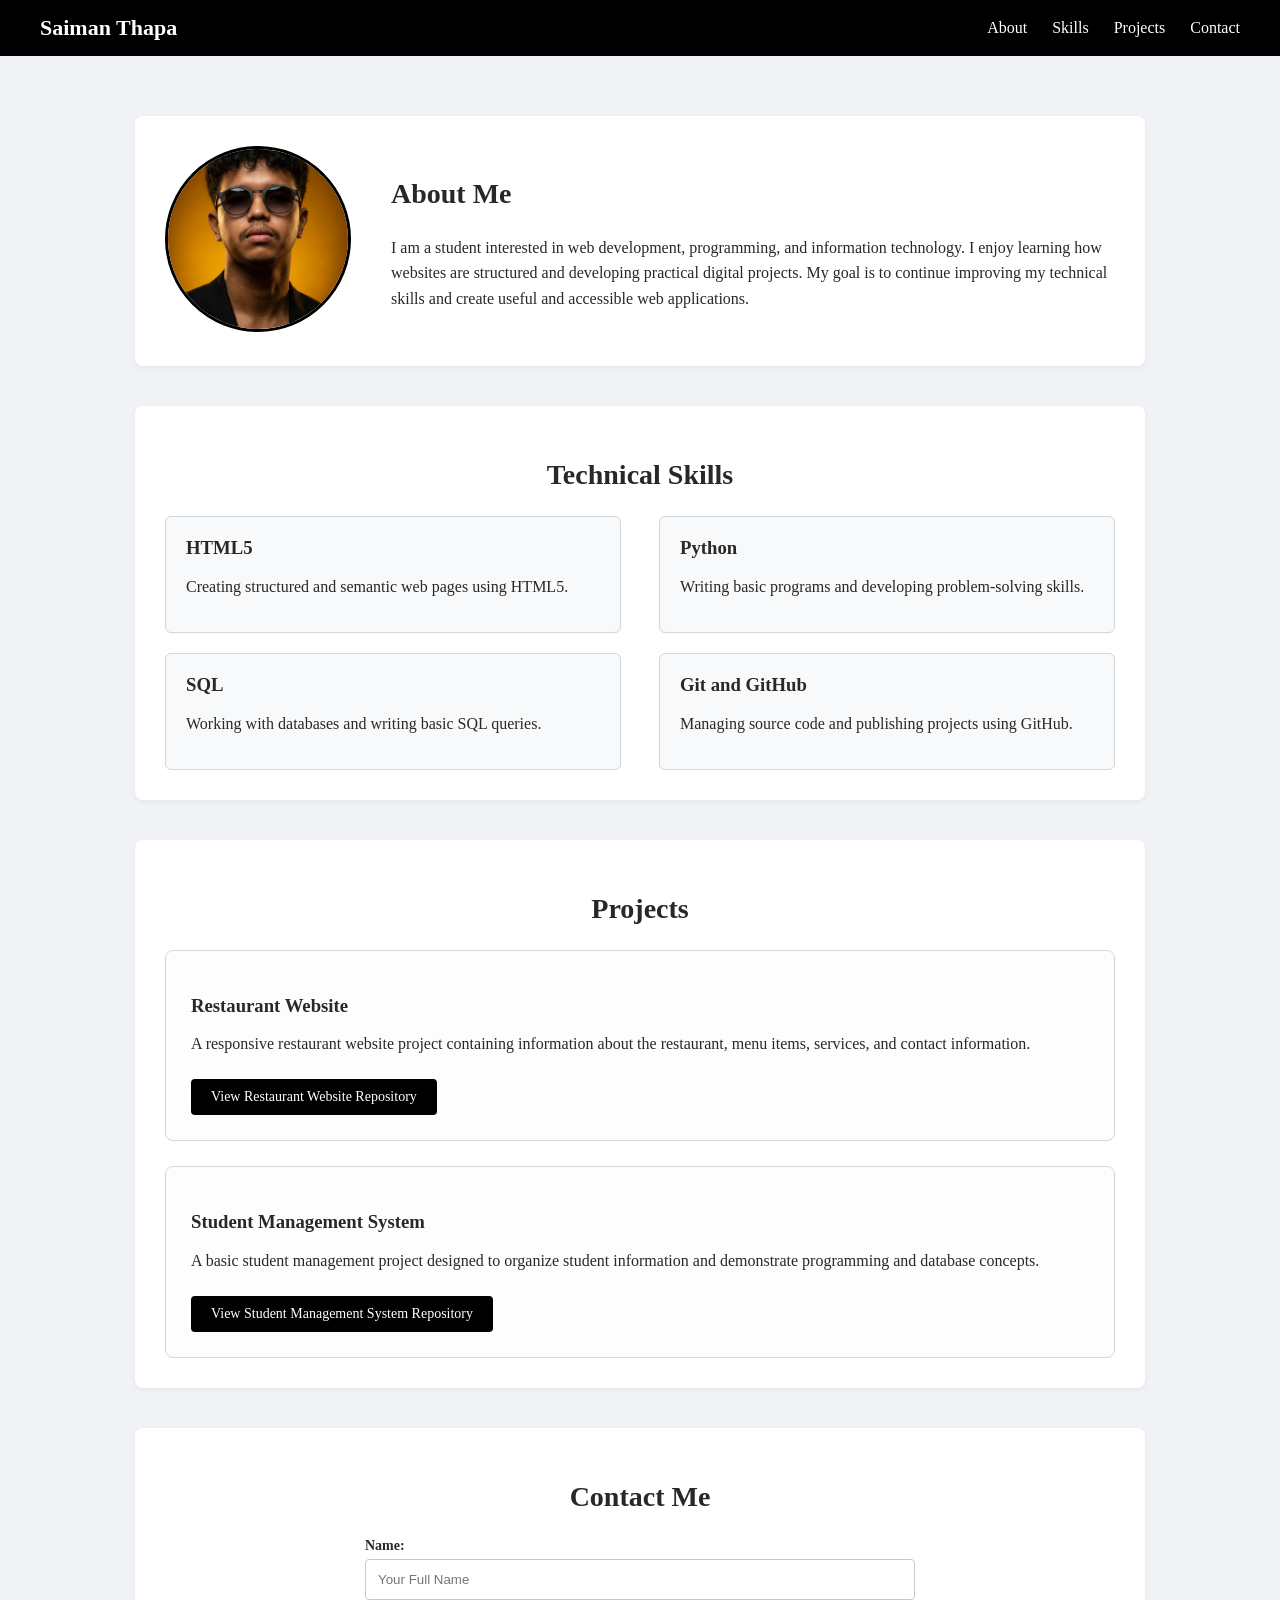
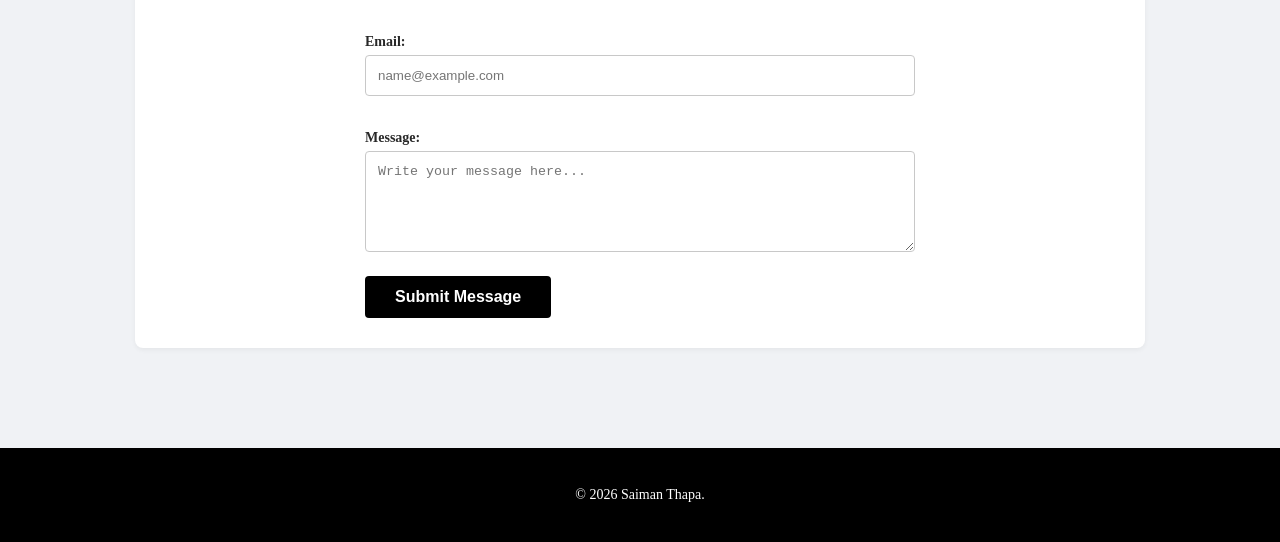
<file: index.html>
<!DOCTYPE html>
<html lang="en">
<head>
    <meta charset="UTF-8">
    <meta name="viewport" content="width=device-width, initial-scale=1.0">
    <title>Saiman Thapa Portfolio</title>
    <link rel="stylesheet" href="style.css">

</head>
<body>
    <header>
        <div class="navbar">
            <div class="logo">
                <h2>Saiman Thapa</h2>
            </div>
            <ul class="box">
                <li><a href="#about">About</a></li>
                <li><a href="#skills">Skills</a></li>
                <li><a href="#projects">Projects</a></li>
                <li><a href="#contact">Contact</a></li>
            </ul>
        </div>
    </header>

    <main>
        <section id="about" class="block about-layout">
            <div class="about-image">
                <img src="image.jpg" alt="Profile Photograph of Saiman Thapa">
            </div>
            <div class="about-text">
                <h1>About Me</h1>
                <p class="paragraph">
                    I am a student interested in web development, programming, and information technology. 
                    I enjoy learning how websites are structured and developing practical digital projects. 
                    My goal is to continue improving my technical skills and create useful and accessible web applications.
                </p>
            </div>
        </section>

        <section id="skills" class="block">
            <h1>Technical Skills</h1>
            <div class="skills-container">
                <div class="part_1">
                    <h3>HTML5</h3>
                    <p>Creating structured and semantic web pages using HTML5.</p>
                </div>
                <div class="part_1">
                    <h3>Python</h3>
                    <p>Writing basic programs and developing problem-solving skills.</p>
                </div>
                <div class="part_1">
                    <h3>SQL</h3>
                    <p>Working with databases and writing basic SQL queries.</p>
                </div>
                <div class="part_1">
                    <h3>Git and GitHub</h3>
                    <p>Managing source code and publishing projects using GitHub.</p>
                </div>
            </div>
        </section>

        <section id="projects" class="block">
            <h1>Projects</h1>
            <div class="products">
                <div class="part_2">
                    <h3>Restaurant Website</h3>
                    <p>A responsive restaurant website project containing information about the restaurant, menu items, services, and contact information.</p>
                    <a href="#" class="btn1">View Restaurant Website Repository</a>
                </div>

                <div class="part_2">
                    <h3>Student Management System</h3>
                    <p>A basic student management project designed to organize student information and demonstrate programming and database concepts.</p>
                    <a href="#" class="btn1">View Student Management System Repository</a>
                </div>
            </div>
        </section>

        <section id="contact" class="block">
            <h1>Contact Me</h1>
            <div class="contact">
                <form action="#" method="POST">
                    <p>Name:</p>
                    <input type="text" name="name" required placeholder="Your Full Name">
                    
                    <p>Email:</p>
                    <input type="email" name="email" required placeholder="name@example.com">
                    
                    <p>Message:</p>
                    <textarea name="message" rows="5" required placeholder="Write your message here..."></textarea>
                    
                    <div id="btncontainer">
                        <button type="submit" id="btn1">Submit Message</button>
                    </div>
                </form>
            </div>
        </section>

    </main>

    <footer>
        <p>&copy; 2026 Saiman Thapa. </p>
    </footer>

</body>
</html>
</file>
<file: style.css>
body {
    margin: 0;
    background-color: rgb(240, 242, 245);
    color: rgb(40, 40, 40);
}

main {
    padding: 20px;
}

footer {
    text-align: center;
    padding: 25px;
    background-color: rgb(0, 0, 0);
    color: white;
    margin-top: 40px;
    font-size: 14px;
}

.navbar {
    display: flex;
    justify-content: space-between;
    align-items: center;
    background-color: rgb(0, 0, 0);
    color: white;
    padding: 15px 40px;
}

.logo h2 {
    margin: 0;
    font-size: 22px;
}

.box {
    display: flex;
    list-style: none;
    margin: 0;
    padding: 0;
    gap: 25px;
}

.box a {
    text-decoration: none;
    color: white;
    font-weight: 500;
}

.box a:hover {
    color: rgb(180, 180, 180);
}

.block {
    margin: 40px auto;
    max-width: 950px;
    background-color: rgb(255, 255, 255);
    padding: 30px;
    border-radius: 8px;
    box-shadow: 0 2px 5px rgba(0,0,0,0.05);
}

h1 {
    font-size: 28px;
    text-align: center;
    margin-bottom: 25px;
}

.about-layout {
    display: flex;
    align-items: center;
    gap: 40px;
}

.about-image img {
    width: 180px;
    height: 180px;
    object-fit: cover;
    border-radius: 50%;
    border: 3px solid rgb(0, 0, 0);
}

.about-text {
    flex: 1;
}

.about-text h1 {
    text-align: left;
}

.paragraph {
    font-size: 16px;
    line-height: 1.6;
}

.skills-container {
    display: flex;
    flex-wrap: wrap;
    gap: 20px;
    justify-content: space-between;
}

.part_1 {
    border: 1px solid rgb(210, 215, 220);
    background-color: rgb(248, 249, 250);
    border-radius: 6px;
    padding: 20px;
    width: 48%;
    box-sizing: border-box;
}

.part_1 h3 {
    margin-top: 0;
}

.products {
    display: flex;
    flex-direction: column;
    gap: 25px;
}

.part_2 {
    border: 1px solid rgb(210, 215, 220);
    border-radius: 8px;
    padding: 25px;
    background-color: rgb(253, 253, 253);
}

.btn1 {
    display: inline-block;
    background-color: rgb(0, 0, 0);
    padding: 10px 20px;
    color: white;
    text-decoration: none;
    border-radius: 4px;
    font-size: 14px;
    margin-top: 10px;
}

.btn1:hover {
    background-color: rgb(50, 50, 50);
}

.contact {
    max-width: 550px;
    margin: 0 auto;
}

.contact p {
    margin-bottom: 5px;
    font-weight: bold;
    font-size: 14px;
}

.contact input, 
.contact textarea {
    width: 100%;
    padding: 12px;
    margin-bottom: 20px;
    border: 1px solid rgb(200, 200, 200);
    border-radius: 4px;
    box-sizing: border-box;
}

#btn1 {
    background-color: rgb(0, 0, 0);
    color: white;
    padding: 12px 30px;
    border: none;
    border-radius: 4px;
    font-size: 16px;
    font-weight: bold;
    cursor: pointer;
}

#btn1:hover {
    background-color: rgb(50, 50, 50);
}

@media screen and (max-width: 425px) {
    .navbar {
        flex-direction: column;
        gap: 15px;
        padding: 15px 10px;
    }
    
    .box {
        gap: 15px;
    }

    .block {
        padding: 15px;
        margin: 20px 10px;
    }

    .btn1, #btn1 {
        width: 100%;
    }
}
</file>
